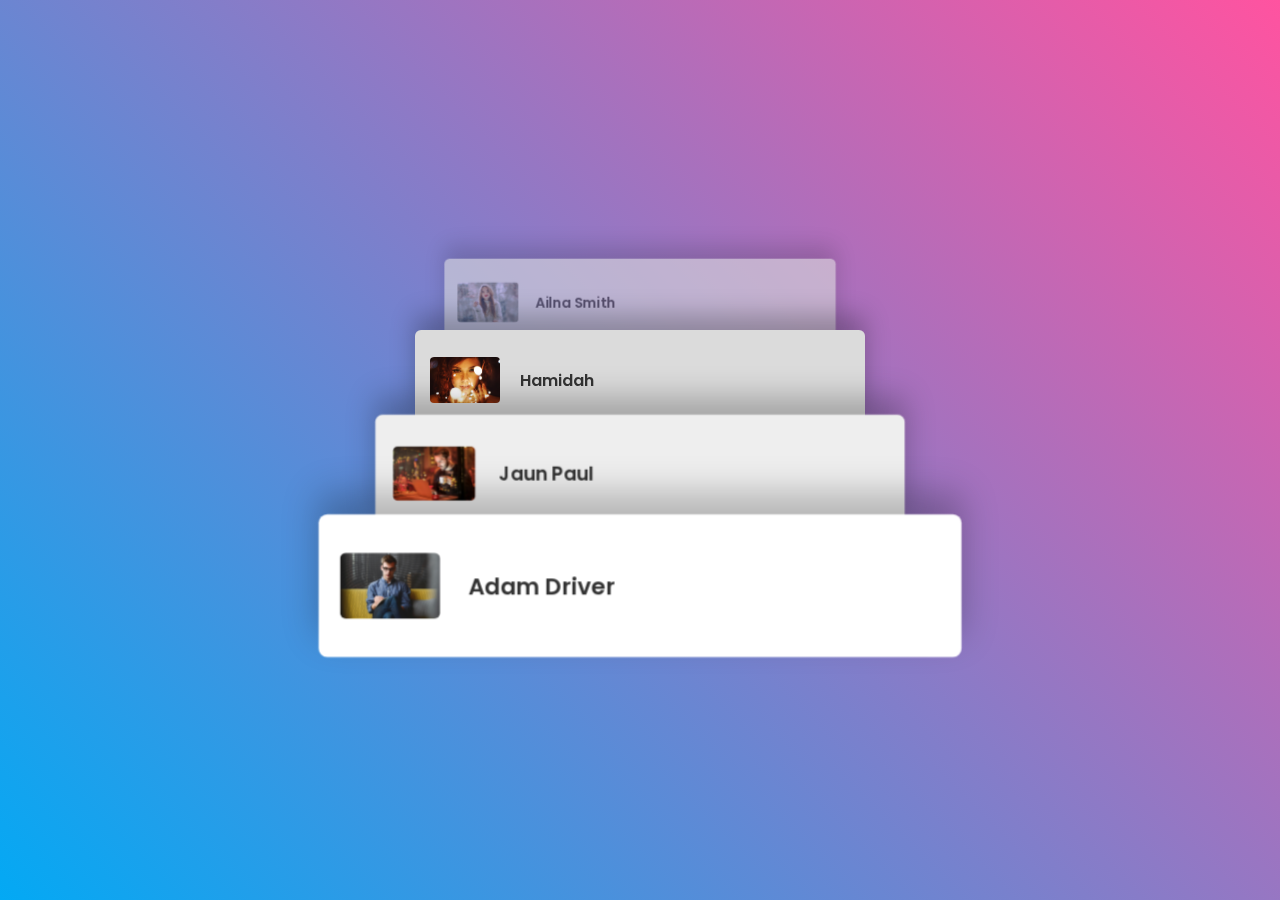
<file: 3D List Hover Effects/index.html>
<!DOCTYPE html>
<html lang="es">
<head>
    <!--==================== METADATOS ====================-->
    <meta charset="UTF-8">
    <meta name="viewport" content="width=device-width, initial-scale=1.0">
    <meta http-equiv="X-UA-Compatible" content="ie=edge">
    <meta name="description" content="List">
    <meta name="keywords" content="HTML-CSS">
    <meta name="author" content="Rocio Cuello">

    <!--==================== CSS ====================-->
    <link rel="stylesheet" href="assets/css/style.css">

    <!--==================== TITULO ====================-->
    <title>List | 3D List Hover Effects</title>

    <!--==================== ICONO DE PESTAÑA ====================-->
    <link rel="icon" sizes="64x64" href="assets/img/favicon.webp"> 
    <link rel="icon" sizes="64x64" href="assets/img/favicon.png"> 
</head>
<body>
    <ul>
        <li style="--i: 1;">
            <img src="assets/img/1.jpg" alt="">
            <div class="content">
                <h4>Ailna Smith</h4>
            </div>
        </li>
        <li style="--i: 2;">
            <img src="assets/img/2.jpg" alt="">
            <div class="content">
                <h4>Hamidah</h4>
            </div>
        </li>
        <li style="--i: 3;">
            <img src="assets/img/3.jpg" alt="">
            <div class="content">
                <h4>Jaun Paul</h4>
            </div>
        </li>
        <li style="--i: 4;">
            <img src="assets/img/4.jpg" alt="">
            <div class="content">
                <h4>Adam Driver</h4>
            </div>
        </li>
    </ul>
</body>
</html>
</file>
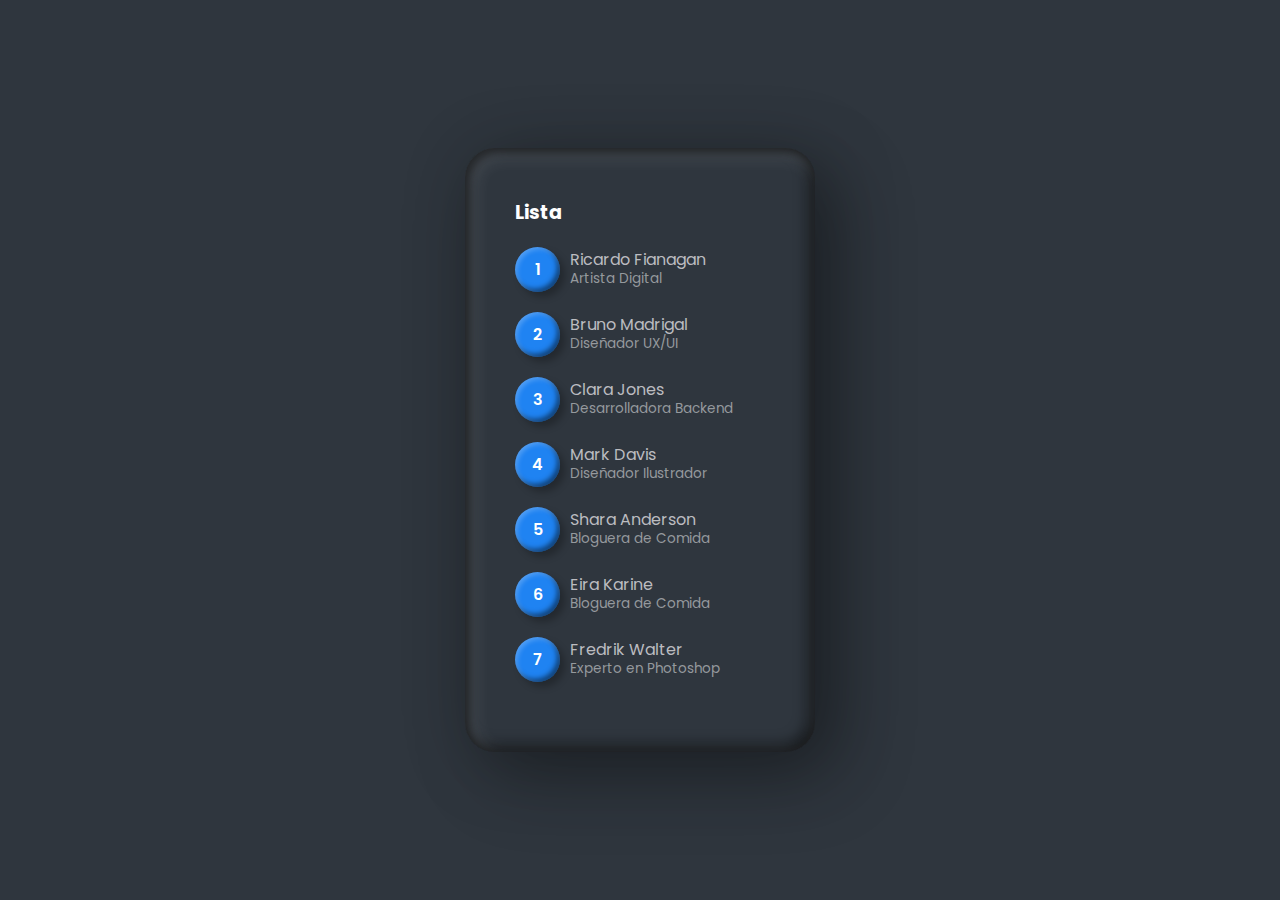
<file: Claymorphism List Hover Effects/index.html>
<!DOCTYPE html>
<html lang="es">
<head>
  <!--==================== METADATOS ====================-->
  <meta charset="UTF-8">
  <meta name="viewport" content="width=device-width, initial-scale=1.0">
  <meta http-equiv="X-UA-Compatible" content="ie=edge">
  <meta name="description" content="List">
  <meta name="keywords" content="HTML-CSS">
  <meta name="author" content="Rocio Cuello">

  <!--==================== CSS ====================-->
  <link rel="stylesheet" href="assets/css/style.css">

  <!--==================== TITULO ====================-->
  <title>List | Claymorphism List Hover Effects</title>

  <!--==================== ICONO DE PESTAÑA ====================-->
  <link rel="icon" sizes="64x64" href="assets/img/favicon.webp"> 
  <link rel="icon" sizes="64x64" href="assets/img/favicon.png"> 
</head>
<body>
  <div class="container">
    <h3>Lista</h3>
    <div class="list">
      <div class="rank"><span>1</span></div>
      <div class="creator">
        <h4>Ricardo Fianagan</h4>
        <p>Artista Digital</p>
      </div>
    </div>
    <div class="list">
      <div class="rank"><span>2</span></div>
      <div class="creator">
        <h4>Bruno Madrigal</h4>
        <p>Diseñador UX/UI</p>
      </div>
    </div>
    <div class="list">
      <div class="rank"><span>3</span></div>
      <div class="creator">
        <h4>Clara Jones</h4>
        <p>Desarrolladora Backend</p>
      </div>
    </div>
    <div class="list">
      <div class="rank"><span>4</span></div>
      <div class="creator">
        <h4>Mark Davis</h4>
        <p>Diseñador Ilustrador</p>
      </div>
    </div>
    <div class="list">
      <div class="rank"><span>5</span></div>
      <div class="creator">
        <h4>Shara Anderson</h4>
        <p>Bloguera de Comida</p>
      </div>
    </div>
    <div class="list">
      <div class="rank"><span>6</span></div>
      <div class="creator">
        <h4>Eira Karine</h4>
        <p>Bloguera de Comida</p>
      </div>
    </div>
    <div class="list">
      <div class="rank"><span>7</span></div>
      <div class="creator">
        <h4>Fredrik Walter</h4>
        <p>Experto en Photoshop</p>
      </div>
    </div>
  </div>
</body>
</html>
</file>
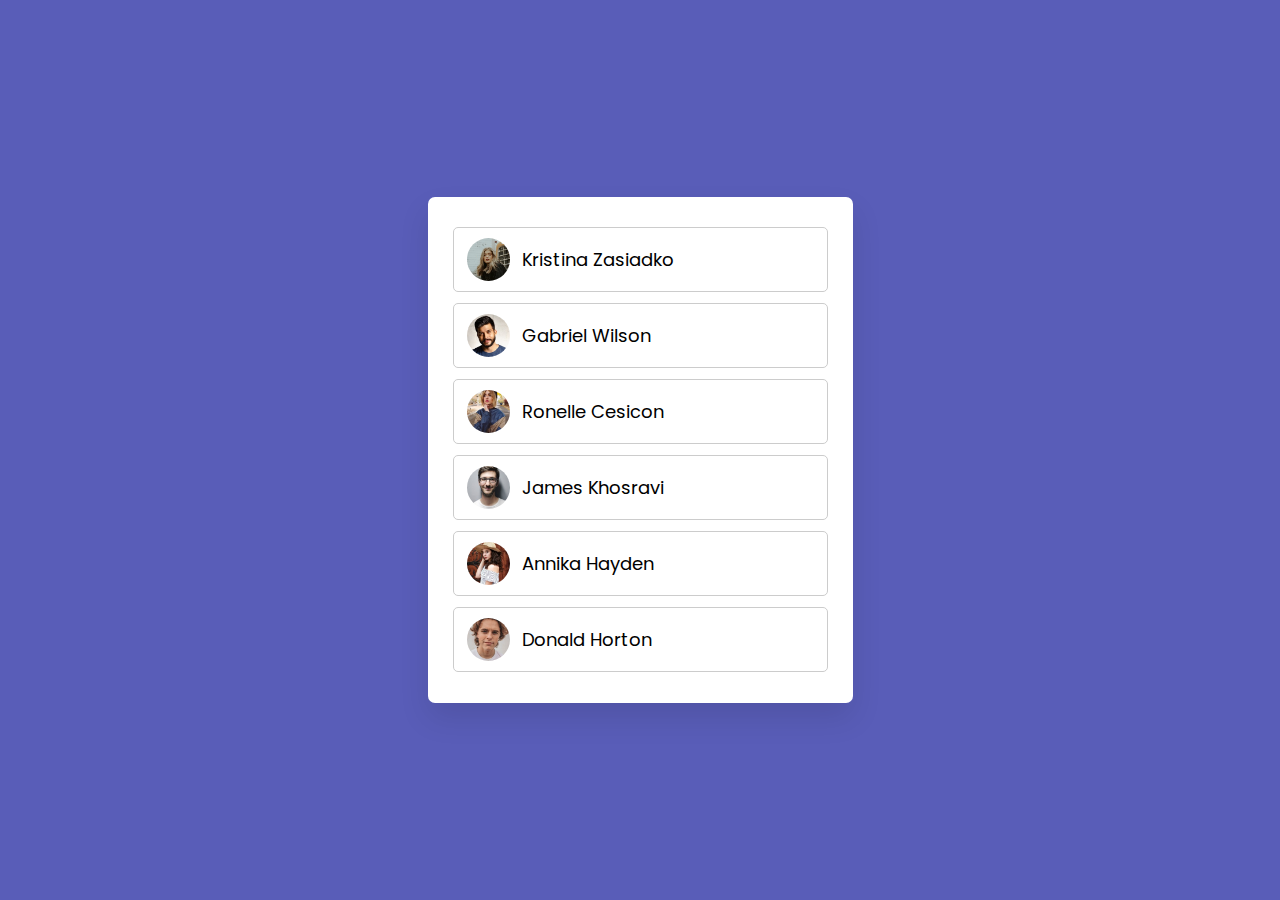
<file: Drag and Drop Sortable List/index.html>
<!DOCTYPE html>
<html lang="es">
<head>
  <!--==================== METADATOS ====================-->
  <meta charset="UTF-8">
  <meta name="viewport" content="width=device-width, initial-scale=1.0">
  <meta http-equiv="X-UA-Compatible" content="ie=edge">
  <meta name="description" content="List">
  <meta name="keywords" content="HTML-CSS-JS">
  <meta name="author" content="Rocio Cuello">

  <!--==================== CSS ====================-->
  <link rel="stylesheet" href="assets/css/style.css">

  <!--==================== TITULO ====================-->
  <title>List | Drag and Drop Sortable List</title>

  <!--==================== ICONO DE PESTAÑA ====================-->
  <link rel="icon" sizes="64x64" href="assets/img/favicon.webp"> 
  <link rel="icon" sizes="64x64" href="assets/img/favicon.png"> 
  
  <!--==================== ICONOS ====================-->
  <link rel="stylesheet" href="https://unicons.iconscout.com/release/v4.0.0/css/line.css">
</head>
<body>
  <ul class="sortable-list">
    <li class="item" draggable="true">
      <div class="details">
        <img src="assets/img/img-1.jpg">
        <span>Kristina Zasiadko</span>
      </div>
      <i class="uil uil-draggabledots"></i>
    </li>
    <li class="item" draggable="true">
      <div class="details">
        <img src="assets/img/img-2.jpg">
        <span>Gabriel Wilson</span>
      </div>
      <i class="uil uil-draggabledots"></i>
    </li>
    <li class="item" draggable="true">
      <div class="details">
        <img src="assets/img/img-3.jpg">
        <span>Ronelle Cesicon</span>
      </div>
      <i class="uil uil-draggabledots"></i>
    </li>
    <li class="item" draggable="true">
      <div class="details">
        <img src="assets/img/img-4.jpg">
        <span>James Khosravi</span>
      </div>
      <i class="uil uil-draggabledots"></i>
    </li>
    <li class="item" draggable="true">
      <div class="details">
        <img src="assets/img/img-5.jpg">
        <span>Annika Hayden</span>
      </div>
      <i class="uil uil-draggabledots"></i>
    </li>
    <li class="item" draggable="true">
      <div class="details">
        <img src="assets/img/img-6.jpg">
        <span>Donald Horton</span>
      </div>
      <i class="uil uil-draggabledots"></i>
    </li>
  </ul> 
  <!--==================== SCRIPT ====================-->
  <script src="assets/js/script.js"></script> 
</body>
</html>
</file>
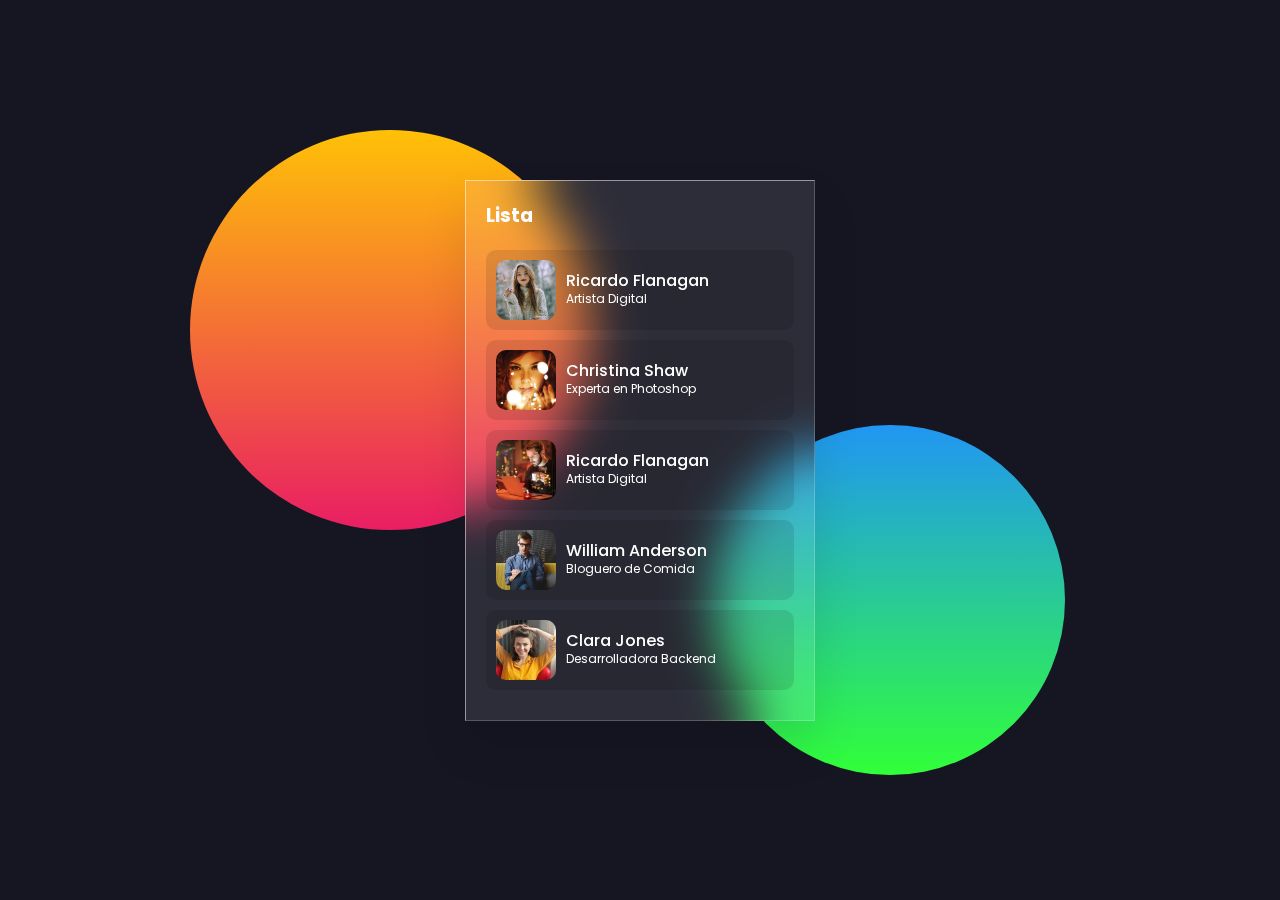
<file: Glassmorphism List Hover Effects/index.html>
<!DOCTYPE html>
<html lang="es">
<head>
  <!--==================== METADATOS ====================-->
  <meta charset="UTF-8">
  <meta name="viewport" content="width=device-width, initial-scale=1.0">
  <meta http-equiv="X-UA-Compatible" content="ie=edge">
  <meta name="description" content="List">
  <meta name="keywords" content="HTML-CSS-JS">
  <meta name="author" content="Rocio Cuello">

  <!--==================== CSS ====================-->
  <link rel="stylesheet" href="assets/css/style.css">

  <!--==================== TITULO ====================-->
  <title>List | Glassmorphism List Hover Effects</title>

  <!--==================== ICONO DE PESTAÑA ====================-->
  <link rel="icon" sizes="64x64" href="assets/img/favicon.webp"> 
  <link rel="icon" sizes="64x64" href="assets/img/favicon.png"> 
</head>
<body>
  <section>
    <div class="box">
      <h3>Lista</h3>
      <div class="list">
        <div class="imgBx">
          <img src="assets/img/1.jpg" alt="">
        </div>
        <div class="content">
          <h2 class="rank"><small>#</small>1</h2>
          <h4>Ricardo Flanagan</h4>
          <p>Artista Digital</p>
        </div>
      </div>
      <div class="list">
        <div class="imgBx">
          <img src="assets/img/2.jpg" alt="">
        </div>
        <div class="content">
          <h2 class="rank"><small>#</small>2</h2>
          <h4>Christina Shaw</h4>
          <p>Experta en Photoshop</p>
        </div>
      </div>
      <div class="list">
        <div class="imgBx">
          <img src="assets/img/3.jpg" alt="">
        </div>
        <div class="content">
          <h2 class="rank"><small>#</small>3</h2>
          <h4>Ricardo Flanagan</h4>
          <p>Artista Digital</p>
        </div>
      </div>
      <div class="list">
        <div class="imgBx">
          <img src="assets/img/4.jpg" alt="">
        </div>
        <div class="content">
          <h2 class="rank"><small>#</small>4</h2>
          <h4>William Anderson</h4>
          <p>Bloguero de Comida</p>
        </div>
      </div>
      <div class="list">
        <div class="imgBx">
          <img src="assets/img/5.jpg" alt="">
        </div>
        <div class="content">
          <h2 class="rank"><small>#</small>5</h2>
          <h4>Clara Jones</h4>
          <p>Desarrolladora Backend</p>
        </div>
      </div>
    </div>
  </section>
</body>
</html>
</file>
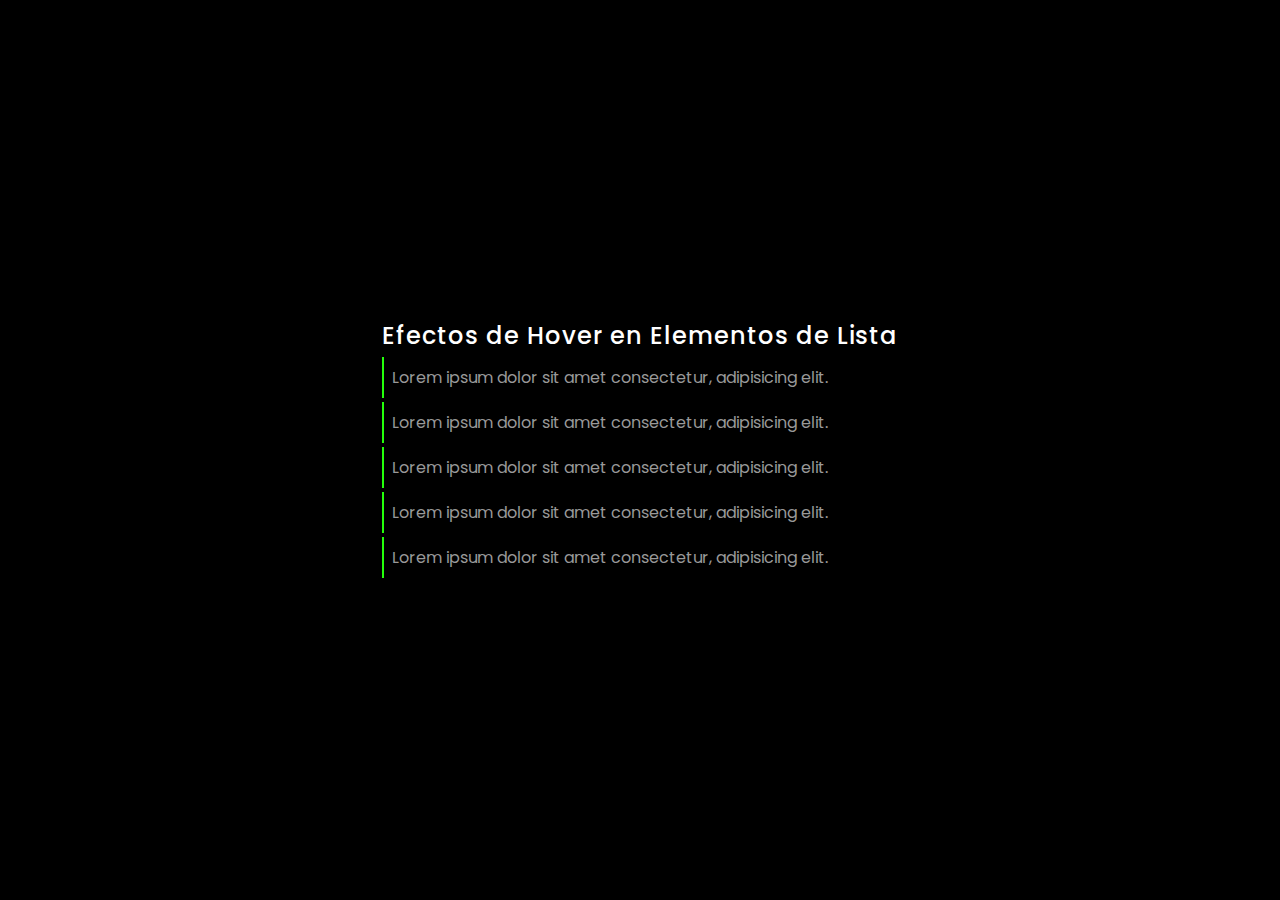
<file: List Item Hover Effects 2/index.html>
<!DOCTYPE html>
<html lang="es">
<head>
  <!--==================== METADATOS ====================-->
  <meta charset="UTF-8">
  <meta name="viewport" content="width=device-width, initial-scale=1.0">
  <meta http-equiv="X-UA-Compatible" content="ie=edge">
  <meta name="description" content="List">
  <meta name="keywords" content="HTML-CSS">
  <meta name="author" content="Rocio Cuello">

  <!--==================== CSS ====================-->
  <link rel="stylesheet" href="assets/css/style.css">

  <!--==================== TITULO ====================-->
  <title>List | List Item Hover Effects</title>

  <!--==================== ICONO DE PESTAÑA ====================-->
  <link rel="icon" sizes="64x64" href="assets/img/favicon.webp"> 
  <link rel="icon" sizes="64x64" href="assets/img/favicon.png"> 
</head>
<body>
  <div class="list">
  <h2>Efectos de Hover en Elementos de Lista</h2>
  <ul>
    <li><span>Lorem ipsum dolor sit amet consectetur, adipisicing elit.</span></li>
    <li><span>Lorem ipsum dolor sit amet consectetur, adipisicing elit.</span></li>
    <li><span>Lorem ipsum dolor sit amet consectetur, adipisicing elit.</span></li>
    <li><span>Lorem ipsum dolor sit amet consectetur, adipisicing elit.</span></li>
    <li><span>Lorem ipsum dolor sit amet consectetur, adipisicing elit.</span></li>
  </ul>
  </div>
</body>
</html>
</file>
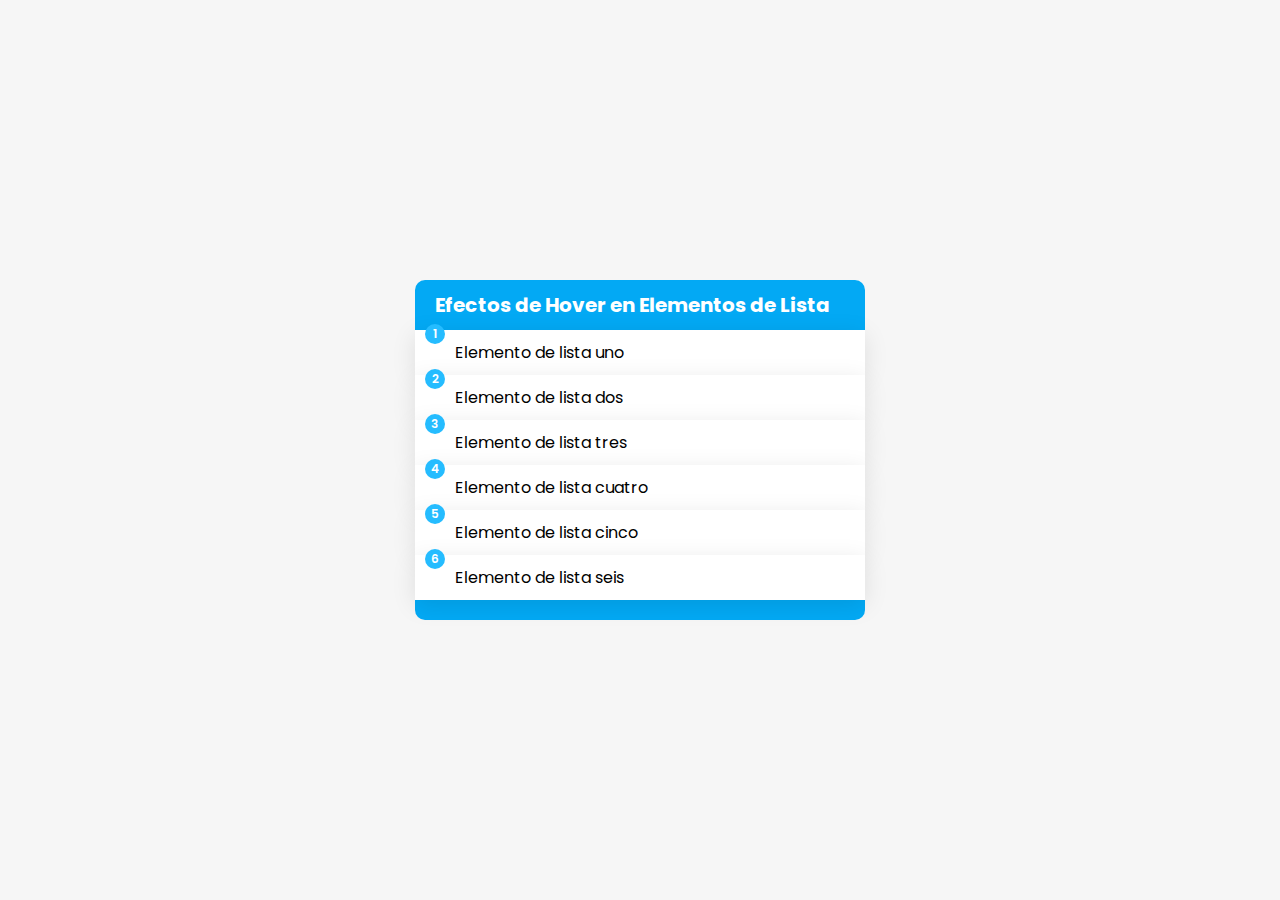
<file: List Item Hover Effects/index.html>
<!DOCTYPE html>
<html lang="es">
<head>
  <!--==================== METADATOS ====================-->
  <meta charset="UTF-8">
  <meta name="viewport" content="width=device-width, initial-scale=1.0">
  <meta http-equiv="X-UA-Compatible" content="ie=edge">
  <meta name="description" content="List">
  <meta name="keywords" content="HTML-CSS">
  <meta name="author" content="Rocio Cuello">

  <!--==================== CSS ====================-->
  <link rel="stylesheet" href="assets/css/style.css">

  <!--==================== TITULO ====================-->
  <title>List | List Item Hover Effects</title>

  <!--==================== ICONO DE PESTAÑA ====================-->
  <link rel="icon" sizes="64x64" href="assets/img/favicon.webp"> 
  <link rel="icon" sizes="64x64" href="assets/img/favicon.png"> 
</head>
<body>
  <div class="box">
    <h2>Efectos de Hover en Elementos de Lista</h2>
    <ul>
      <li><span>1</span>Elemento de lista uno</li>
      <li><span>2</span>Elemento de lista dos</li>
      <li><span>3</span>Elemento de lista tres</li>
      <li><span>4</span>Elemento de lista cuatro</li>
      <li><span>5</span>Elemento de lista cinco</li>
      <li><span>6</span>Elemento de lista seis</li>
    </ul>      
</div>
</body>
</html>
</file>
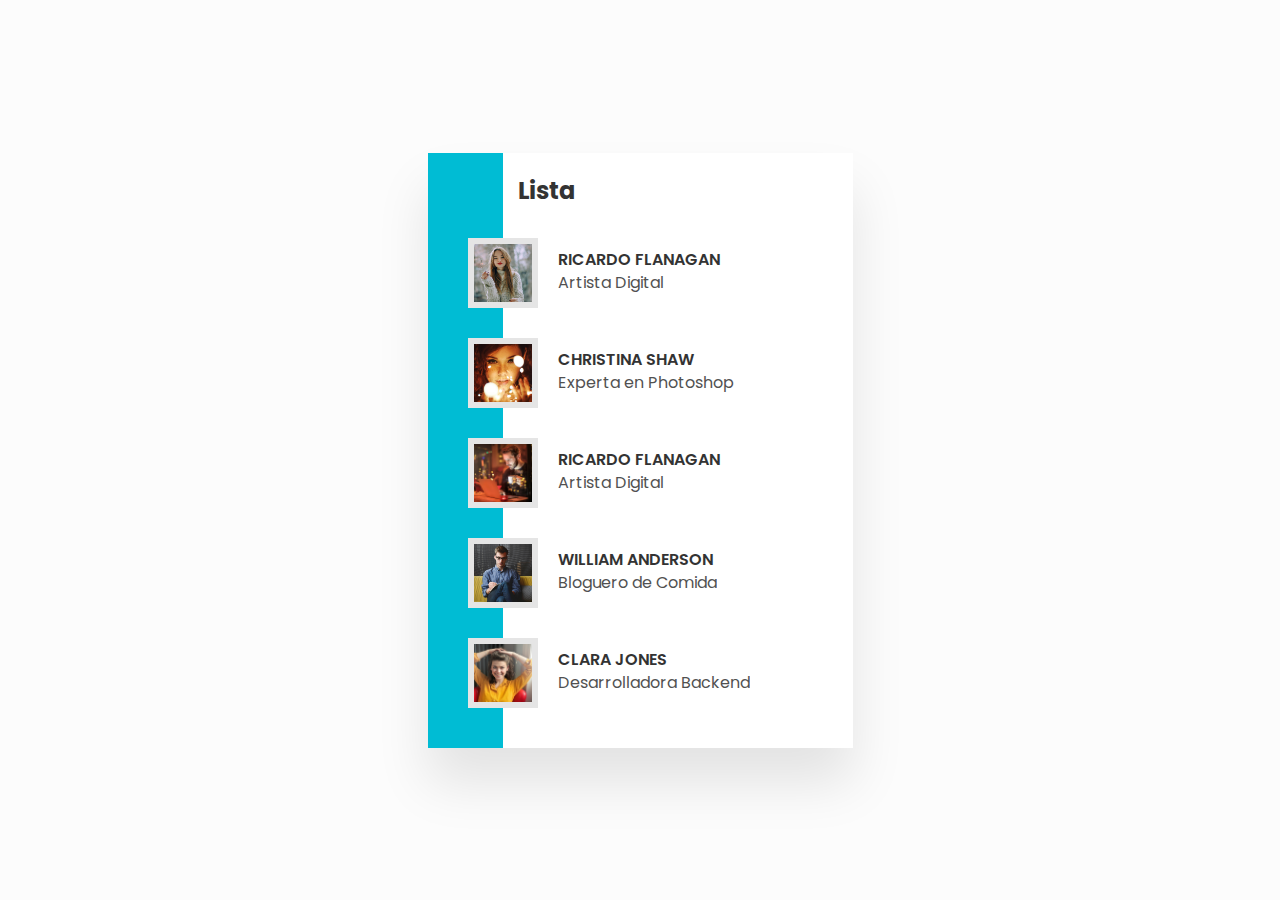
<file: List UI Design with Cool Hover Effect/index.html>
<!DOCTYPE html>
<html lang="es">
<head>
  <!--==================== METADATOS ====================-->
  <meta charset="UTF-8">
  <meta name="viewport" content="width=device-width, initial-scale=1.0">
  <meta http-equiv="X-UA-Compatible" content="ie=edge">
  <meta name="description" content="List">
  <meta name="keywords" content="HTML-CSS-JS">
  <meta name="author" content="Rocio Cuello">

  <!--==================== CSS ====================-->
  <link rel="stylesheet" href="assets/css/style.css">

  <!--==================== TITULO ====================-->
  <title>List | List UI Design with Cool Hover Effect</title>

  <!--==================== ICONO DE PESTAÑA ====================-->
  <link rel="icon" sizes="64x64" href="assets/img/favicon.webp"> 
  <link rel="icon" sizes="64x64" href="assets/img/favicon.png"> 
</head>
<body>
  <div class="box">
    <h3>Lista</h3>
    <div class="list">
      <div class="imgBx">
        <img src="assets/img/1.jpg" alt="">
      </div>
      <div class="content">
        <h2 class="rank"><small>#</small>1</h2>
        <h4>Ricardo Flanagan</h4>
        <p>Artista Digital</p>
      </div>
    </div>
    <div class="list">
      <div class="imgBx">
        <img src="assets/img/2.jpg" alt="">
      </div>
      <div class="content">
        <h2 class="rank"><small>#</small>2</h2>
        <h4>Christina Shaw</h4>
        <p>Experta en Photoshop</p>
      </div>
    </div>
    <div class="list">
      <div class="imgBx">
        <img src="assets/img/3.jpg" alt="">
      </div>
      <div class="content">
        <h2 class="rank"><small>#</small>3</h2>
        <h4>Ricardo Flanagan</h4>
        <p>Artista Digital</p>
      </div>
    </div>
    <div class="list">
      <div class="imgBx">
        <img src="assets/img/4.jpg" alt="">
      </div>
      <div class="content">
        <h2 class="rank"><small>#</small>4</h2>
        <h4>William Anderson</h4>
        <p>Bloguero de Comida</p>
      </div>
    </div>
    <div class="list">
      <div class="imgBx">
        <img src="assets/img/5.jpg" alt="">
      </div>
      <div class="content">
        <h2 class="rank"><small>#</small>5</h2>
        <h4>Clara Jones</h4>
        <p>Desarrolladora Backend</p>
      </div>
    </div>
  </div> 
</body>
</html>
</file>
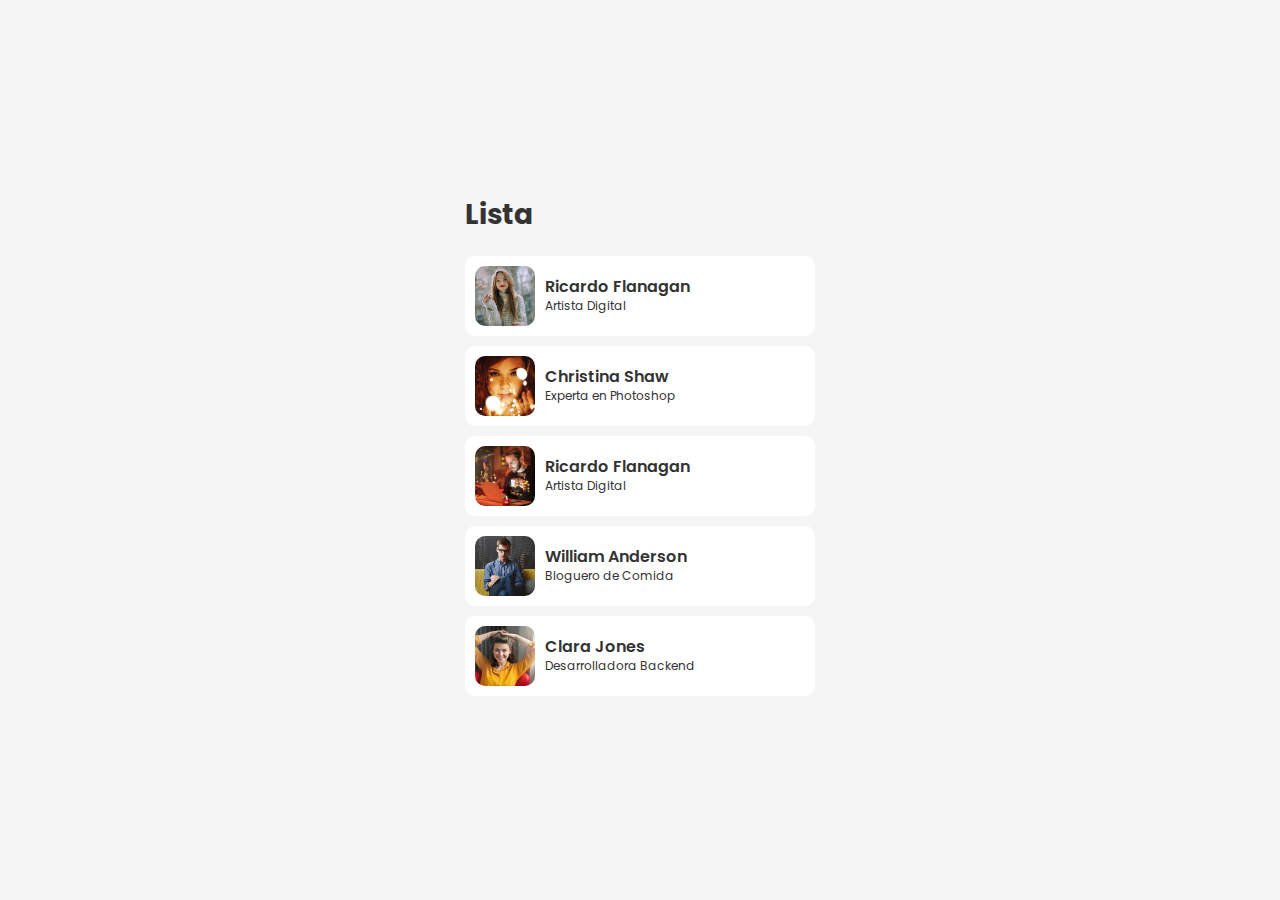
<file: Rank List UI Design with Hover Effect/index.html>
<!DOCTYPE html>
<html lang="es">
<head>
  <!--==================== METADATOS ====================-->
  <meta charset="UTF-8">
  <meta name="viewport" content="width=device-width, initial-scale=1.0">
  <meta http-equiv="X-UA-Compatible" content="ie=edge">
  <meta name="description" content="List">
  <meta name="keywords" content="HTML-CSS">
  <meta name="author" content="Rocio Cuello">

  <!--==================== CSS ====================-->
  <link rel="stylesheet" href="assets/css/style.css">

  <!--==================== TITULO ====================-->
  <title>List | Rank List UI Design with Hover Effect</title>

  <!--==================== ICONO DE PESTAÑA ====================-->
  <link rel="icon" sizes="64x64" href="assets/img/favicon.webp"> 
  <link rel="icon" sizes="64x64" href="assets/img/favicon.png"> 
</head>
<body>    
  <div class="box">
    <h3>Lista</h3>
    <div class="list">
      <div class="imgBx">
        <img src="assets/img/1.jpg" alt="">
      </div>
      <div class="content">
        <h2 class="rank"><small>#</small>1</h2>
        <h4>Ricardo Flanagan</h4>
        <p>Artista Digital</p>
      </div>
    </div>
    <div class="list">
      <div class="imgBx">
        <img src="assets/img/2.jpg" alt="">
      </div>
      <div class="content">
        <h2 class="rank"><small>#</small>2</h2>
        <h4>Christina Shaw</h4>
        <p>Experta en Photoshop</p>
      </div>
    </div>
    <div class="list">
      <div class="imgBx">
        <img src="assets/img/3.jpg" alt="">
      </div>
      <div class="content">
        <h2 class="rank"><small>#</small>3</h2>
        <h4>Ricardo Flanagan</h4>
        <p>Artista Digital</p>
      </div>
    </div>
    <div class="list">
      <div class="imgBx">
        <img src="assets/img/4.jpg" alt="">
      </div>
      <div class="content">
        <h2 class="rank"><small>#</small>4</h2>
        <h4>William Anderson</h4>
        <p>Bloguero de Comida</p>
      </div>
    </div>
    <div class="list">
      <div class="imgBx">
        <img src="assets/img/5.jpg" alt="">
      </div>
      <div class="content">
        <h2 class="rank"><small>#</small>5</h2>
        <h4>Clara Jones</h4>
        <p>Desarrolladora Backend</p>
      </div>
    </div>
  </div>
</body>
</html>
</file>
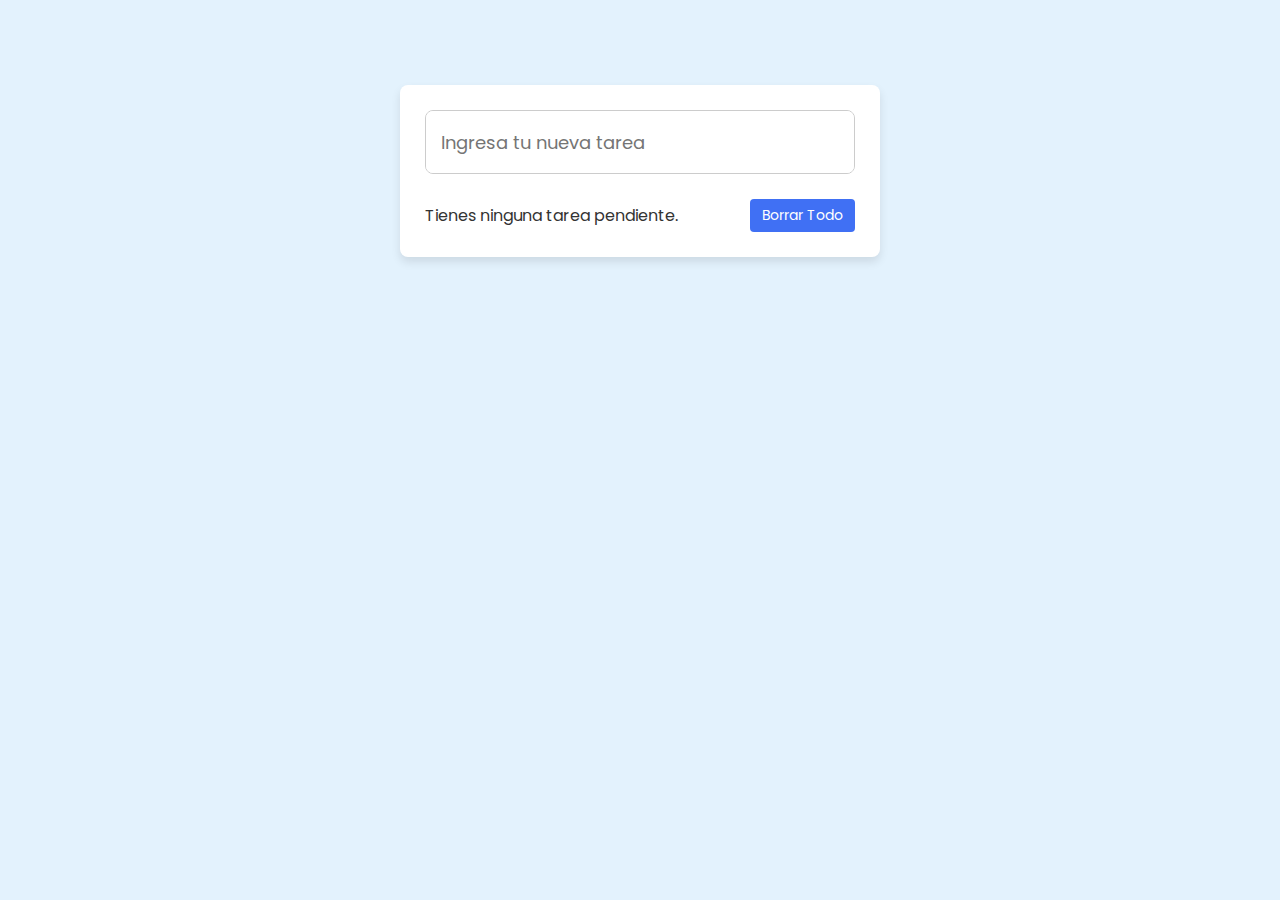
<file: Responsive Todo List App/index.html>
<!DOCTYPE html>
<html lang="es">
<head>
  <!--==================== METADATOS ====================-->
  <meta charset="UTF-8">
  <meta name="viewport" content="width=device-width, initial-scale=1.0">
  <meta http-equiv="X-UA-Compatible" content="ie=edge">
  <meta name="description" content="List">
  <meta name="keywords" content="HTML-CSS-JS">
  <meta name="author" content="Rocio Cuello">

  <!--==================== CSS ====================-->
  <link rel="stylesheet" href="assets/css/style.css">

  <!--==================== TITULO ====================-->
  <title>List | Responsive Todo List App</title>

  <!--==================== ICONO DE PESTAÑA ====================-->
  <link rel="icon" sizes="64x64" href="assets/img/favicon.webp"> 
  <link rel="icon" sizes="64x64" href="assets/img/favicon.png"> 

  <!--==================== ICONOS ====================-->
  <link rel="stylesheet" href="https://unicons.iconscout.com/release/v4.0.0/css/line.css"/>
</head>
<body>
  <div class="container">
    <div class="input-field">
      <textarea placeholder="Ingresa tu nueva tarea"></textarea>
      <i class="uil uil-notes note-icon"></i>
    </div>
    <ul class="todoLists"></ul>
    <div class="pending-tasks">
      <span>
        Tienes <span class="pending-num">ninguna</span> tarea pendiente.
      </span>
      <button class="clear-button">Borrar Todo</button>
    </div>
  </div>
  <!--==================== SCRIPT ====================-->
  <script src="assets/js/script.js"></script>
</body>
</html>
</file>
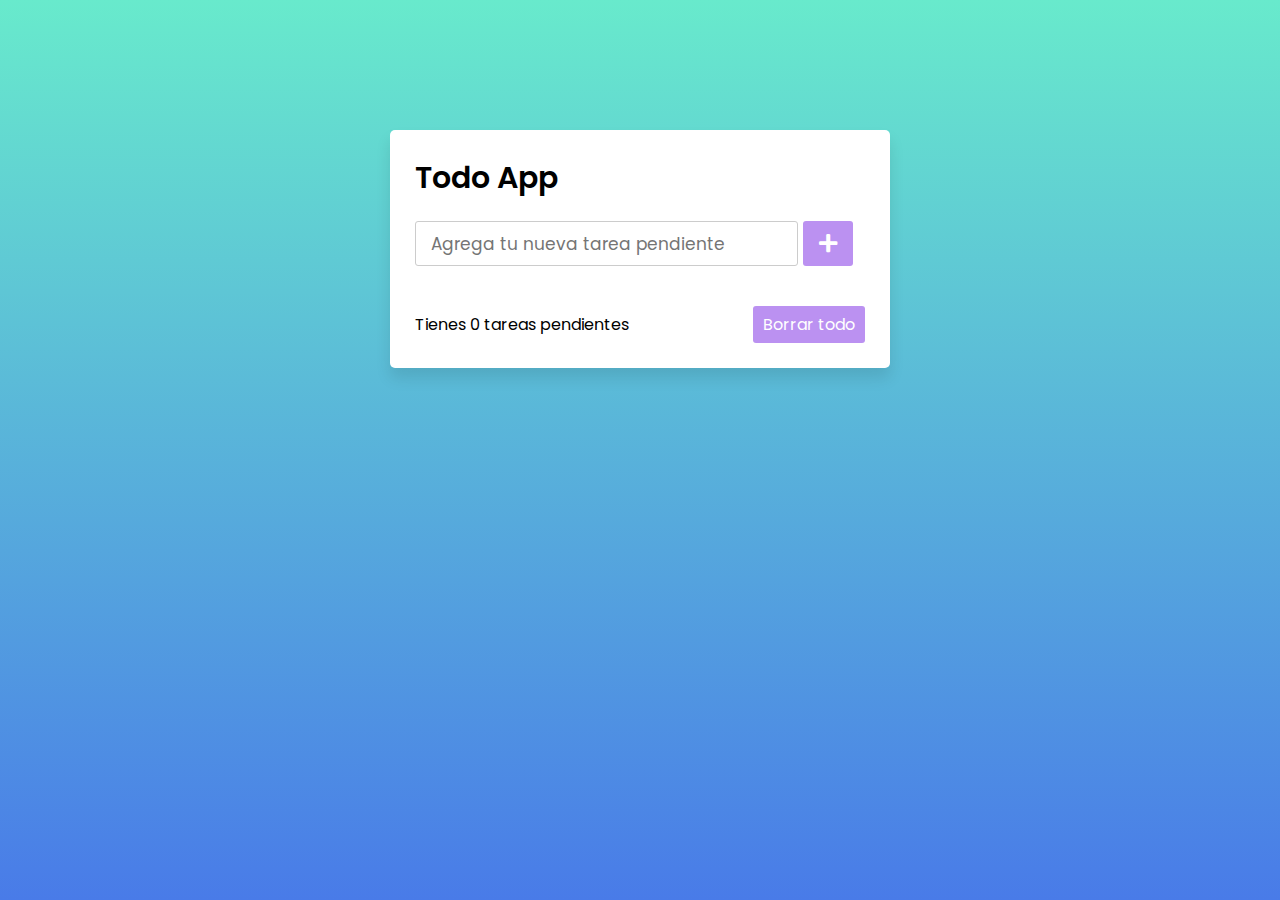
<file: Todo List App 2/index.html>
<!DOCTYPE html>
<html lang="es">
<head>
  <!--==================== METADATOS ====================-->
  <meta charset="UTF-8">
  <meta name="viewport" content="width=device-width, initial-scale=1.0">
  <meta http-equiv="X-UA-Compatible" content="ie=edge">
  <meta name="description" content="List">
  <meta name="keywords" content="HTML-CSS-JS">
  <meta name="author" content="Rocio Cuello">

  <!--==================== CSS ====================-->
  <link rel="stylesheet" href="assets/css/style.css">

  <!--==================== TITULO ====================-->
  <title>List | Todo List</title>

  <!--==================== ICONO DE PESTAÑA ====================-->
  <link rel="icon" sizes="64x64" href="assets/img/favicon.webp">
  <link rel="icon" sizes="64x64" href="assets/img/favicon.png">  

  <!--==================== ICONOS ====================-->
  <link rel="stylesheet" href="https://cdnjs.cloudflare.com/ajax/libs/font-awesome/5.15.3/css/all.min.css"/>
</head>
<body>
  <div class="wrapper">
    <header>Todo App</header>
    <div class="inputField">
      <input type="text" placeholder="Agrega tu nueva tarea pendiente">
      <button><i class="fas fa-plus"></i></button>
    </div>
    <ul class="todoList">
    </ul>
    <div class="footer">
      <span>Tienes  <span class="pendingTasks"></span> tareas pendientes</span>
      <button>Borrar todo</button>
    </div>
  </div>
  <!--==================== SCRIPT ====================-->
  <script src="assets/js/script.js"></script>
</body>
</html>
</file>
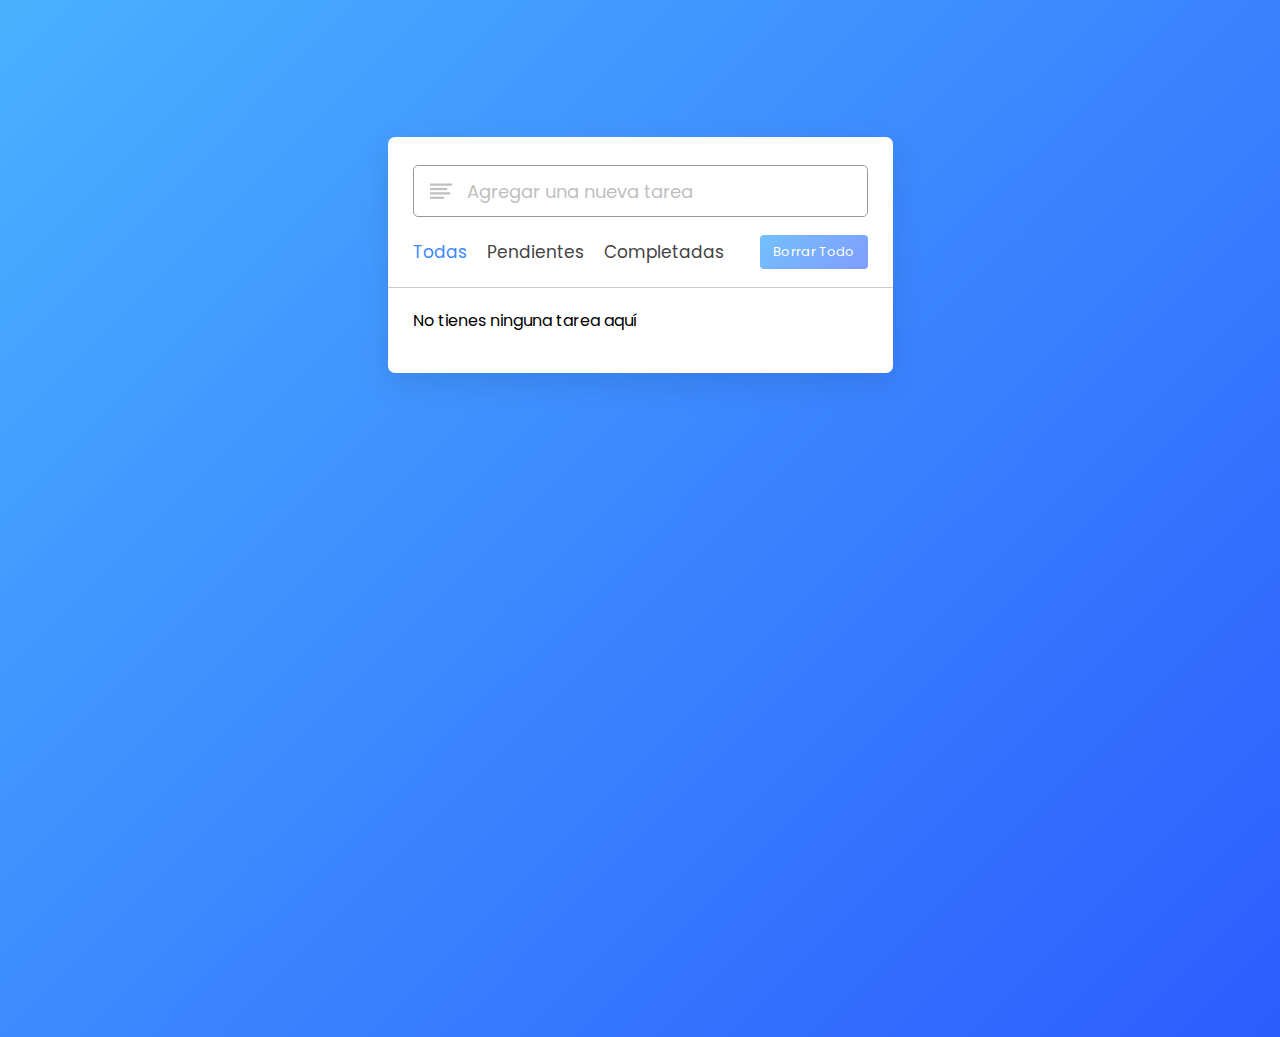
<file: Todo List App/index.html>
<!DOCTYPE html>
<html lang="es">
<head>
  <!--==================== METADATOS ====================-->
  <meta charset="UTF-8">
  <meta name="viewport" content="width=device-width, initial-scale=1.0">
  <meta http-equiv="X-UA-Compatible" content="ie=edge">
  <meta name="description" content="List">
  <meta name="keywords" content="HTML-CSS-JS">
  <meta name="author" content="Rocio Cuello">

  <!--==================== CSS ====================-->
  <link rel="stylesheet" href="assets/css/style.css">

  <!--==================== TITULO ====================-->
  <title>List | Todo List App</title>

  <!--==================== ICONO DE PESTAÑA ====================-->
  <link rel="icon" sizes="64x64" href="assets/img/favicon.webp"> 
  <link rel="icon" sizes="64x64" href="assets/img/favicon.png"> 

  <!--==================== ICONOS ====================-->
  <link rel="stylesheet" href="https://unicons.iconscout.com/release/v4.0.0/css/line.css">
</head>
<body>
  <div class="wrapper">
    <div class="task-input">
      <img src="assets/img/bars-icon.svg" alt="icono">
      <input type="text" placeholder="Agregar una nueva tarea">
    </div>
    <div class="controls">
      <div class="filters">
        <span class="active" id="all">Todas</span>
        <span id="pending">Pendientes</span>
        <span id="completed">Completadas</span>
      </div>
      <button class="clear-btn">Borrar Todo</button>
    </div>
    <ul class="task-box"></ul>
  </div>
  <!--==================== SCRIPT ====================-->
  <script src="assets/js/script.js"></script>
</body>
</html>
</file>
<file: 3D List Hover Effects/assets/css/style.css>
@import url('https://fonts.googleapis.com/css2?family=Poppins:ital,wght@0,100;0,200;0,300;0,400;0,500;0,600;0,700;0,800;0,900;1,100;1,200;1,300;1,400;1,500;1,600;1,700;1,800;1,900&display=swap');
* {
    margin: 0;
    padding: 0;
    box-sizing: border-box;
    font-family: "Poppins", sans-serif;
}
body {
    display: flex;
    justify-content: center;
    align-items: center;
    min-height: 100vh;
    background: linear-gradient(45deg, #03a9f4, #ff53a0);
}
ul {
    position: relative;
    transform-style: preserve-3d;
    perspective: 500px;
    display: flex;
    flex-direction: column;
    grid-area: 0;
    transition: 0.5s;
}
ul li {
    position: relative;
    list-style: none;
    width: 450px;
    height: 100px;
    padding: 15px;
    background: #dbdbdb;
    gap: 20PX;
    display: flex;
    justify-content: flex-start;
    align-items: center;
    border-radius: 6px;
    box-shadow: 0 -15px 25px rgba(0,0,0,0.25);
    transition: 0.5s;
    transition-delay: calc(var(--i) * 0.05s);
    margin-bottom: 20px; 
}
ul li img {
    max-width: 70px;
    border-radius: 4px;
}
ul li .content {
    width: 100%;
    cursor: pointer;
}
ul li .content h4 {
    font-weight: 600;
    color: #333;
}
ul li:nth-child(1) {
    transform: translateZ(-75px) translateY(20px);
    opacity: 0.6;
}
ul li:nth-child(3) {
    transform: translateZ(75px) translateY(-30px);
    background: #eee;
}
ul li:nth-child(4) {
    transform: translateZ(150px) translateY(-75px);
    background: #fff;
}
ul:hover li {
    opacity: 1;
    background: #fff;
    transform: translateZ(0px) translateY(0px);
    margin-bottom: 30px; 
}
</file>
<file: Claymorphism List Hover Effects/assets/css/style.css>
@import url('https://fonts.googleapis.com/css2?family=Poppins:ital,wght@0,100;0,200;0,300;0,400;0,500;0,600;0,700;0,800;0,900;1,100;1,200;1,300;1,400;1,500;1,600;1,700;1,800;1,900&display=swap');
* {
    margin: 0;
    padding: 0;
    box-sizing: border-box;
    font-family: "Poppins", sans-serif;
}
body{
    display: flex;
    justify-content: center;
    align-items: center;
    min-height: 100vh;
    background: #2f363e;
}
.container{
    position: relative;
    width: 350px;
    min-height: 500px;
    background: #2f363e;
    border-radius: 30px;
    padding: 50px;
    box-shadow: 25px 25px 75px rgba(0,0,0,0.25),
    10px 10px 70px rgba(0,0,0,0.25),
    inset 5px 5px 10px rgba(0,0,0,0.5),
    inset 5px 5px 20px rgba(255,255,255,0.2),
    inset -5px -5px 15px rgba(0,0,0,0.75);
}
.container h3{
    color: #fff;
    font-weight: 700;
    font-size: 1.2em;
}
.container .list{
    position: relative;
    display: flex;
    align-items: center;
    margin: 20px 0;
    cursor: pointer;
}

.container .list::before {
    content: '';
    position: absolute;
    top: 0;
    left: 0;
    width: 45px;
    height: 45px;
    background: #1f83f2;
    border-radius: 22.5px;
    box-shadow: 5px 5px 7px rgba(0,0,0,0.25),
    inset 2px 2px 5px rgba(255,255,255,0.25),
    inset -3px -3px 5px rgba(0,0,0,0.5);
    transition: 0.5s;
}
.container .list:hover::before{
    width: 100%;
}
.container .list .rank{
    position: relative;
    min-width: 45px;
    height: 45px;
    display: flex;
    justify-content: center;
    align-items: center;
    border-radius: 50%;
    margin-right: 10px;
}

.container .list .rank::before{
content: '';
position: absolute;
width: 30px;
height: 30px;
background: #2f363e;
border-radius: 30px;
transform: scale(0);
transition: 0.5s;
}

.container .list:hover .rank::before{
    transform: scale(1);
}

.container .list .rank span{
    position: relative;
    font-weight: 600;
    font-size: 1em;
    color:#fff;
    transition: 0.5s;
}

.container .list .creator{
    position: relative;
    line-height: 1.15em;
}
.container .list .creator h4{
    font-weight: 400;
    color: #bcbcc0;
    transition: 0.5s;
}
.container .list .creator p{
    font-weight: 400;
    color: #95999d;
    font-size: 0.85em;
    transition: 0.5s;
}
.container .list:hover .creator h4,
.container .list:hover .creator p{
    color: #fff;
}
</file>
<file: Drag and Drop Sortable List/assets/css/style.css>
@import url('https://fonts.googleapis.com/css2?family=Poppins:wght@400;500;600&display=swap');
* {
  margin: 0;
  padding: 0;
  box-sizing: border-box;
  font-family: 'Poppins', sans-serif;
}
body {
  display: flex;
  align-items: center;
  justify-content: center;
  min-height: 100vh;
  background: #595DB8;
}
.sortable-list {
  width: 425px;
  padding: 25px;
  background: #fff;
  border-radius: 7px;
  padding: 30px 25px 20px;
  box-shadow: 0 15px 30px rgba(0, 0, 0, 0.1);
}
.sortable-list .item {
  list-style: none;
  display: flex;
  cursor: move;
  background: #fff;
  align-items: center;
  border-radius: 5px;
  padding: 10px 13px;
  margin-bottom: 11px;
  border: 1px solid #ccc;
  justify-content: space-between;
}
.item .details {
  display: flex;
  align-items: center;
}
.item .details img {
  height: 43px;
  width: 43px;
  pointer-events: none;
  margin-right: 12px;
  object-fit: cover;
  border-radius: 50%;
}
.item .details span {
  font-size: 1.13rem;
}
.item i {
  color: #474747;
  font-size: 1.13rem;
}
.item.dragging {
  opacity: 0.6;
}
.item.dragging :where(.details, i) {
  opacity: 0;
}
</file>
<file: Glassmorphism List Hover Effects/assets/css/style.css>
@import url('https://fonts.googleapis.com/css2?family=Poppins:ital,wght@0,100;0,200;0,300;0,400;0,500;0,600;0,700;0,800;0,900;1,100;1,200;1,300;1,400;1,500;1,600;1,700;1,800;1,900&display=swap');
* {
    margin: 0;
    padding: 0;
    box-sizing: border-box;
    font-family: "Poppins", sans-serif;
}
section{
    position: relative;
    background: #161623;
    min-height: 100vh;
    overflow: hidden;
    display: flex;
    justify-content: center;
    align-items: center;
}
section::before{
    content: '';
    position: absolute;
    width: 400px;
    height: 400px;
    background: linear-gradient(#ffc107,#e91e63);
    border-radius: 50%;
    transform: translate(-250px ,-120px);
}
section::after{
    content: '';
    position: absolute;
    width: 350px;
    height: 350px;
    background: linear-gradient(#2196f3,#31ff38);
    border-radius: 50%;
    transform: translate(250px ,150px);
}
.box{
    position: relative;
    min-width: 350px;
    min-height: 400px;
    background: rgba(255,255,255,0.1);
    box-shadow: 0 25px 45px rgba(0,0,0,0.1);
    border: 1px solid rgba(255,255,255,0.5);
    border-right: 1px solid rgba(255,255,255,0.2);
    border-bottom: 1px solid rgba(255,255,255,0.2);
    z-index: 10;
    padding: 20px;
    backdrop-filter: blur(25px);
}
.box h3{
    color: #fff;
    margin-bottom: 20px;
}
.box .list{
    position: relative;
    display: flex;
    padding: 10px;
    background: rgba(0,0,0,0.1);
    border-radius: 10px;
    margin: 10px 0;
    cursor: pointer;
    transition: 0.5s;
    overflow: hidden;
}
.box .list:hover{
    background: #fff;
    box-shadow: -15px 30px 50px rgba(0,0,0,0.5);
    transform: scale(1.15) translateX(30px) translateY(-15px);
    z-index: 1000;
}
.box .list .imgBx {
    position: relative;
    width: 60px;
    height: 60px;
    border-radius: 10px;
    overflow: hidden;
    margin-right: 10px;
}
.box .list .imgBx img{
position: absolute;
top: 0;
left: 0;
width: 100%;
height: 100%;
object-fit: cover;
}
.box .list .content{
    display: flex;
    flex-direction: column;
    justify-content: center;
    color: #fff;
}

.box .list .content .rank{
    position: absolute;
    right: -50px;
    color: #03a9f4;
    transition: 0.5s;
    font-size: 2em;
}
.box .list .content .rank small{
    font-size: 500;
    opacity: 0.25;
}
.box .list:hover .content .rank {
    right: 20px;
}
.box .list .content h4{
line-height: 1.2em;
font-weight: 500;
transition: 0.5s;
}
.box .list .content p{
    font-size: 0.75em;
    transition: 0.5s;
}
.box .list:hover .content h4,
.box .list:hover .content p{
color: #333;
}
</file>
<file: List Item Hover Effects 2/assets/css/style.css>
@import url('https://fonts.googleapis.com/css2?family=Poppins:wght@100;200;300;400;500;600;700;800;900&display=swap');

* {
    margin: 0;
    padding: 0;
    box-sizing: border-box;
    font-family: "Poppins", sans-serif;
}

body {
    display: flex;
    justify-content: center;
    align-items: center;
    min-height: 100vh;
    background: #000;
}
.list{
    position: relative;
}
.list h2{
    position: relative;
    color: #fff;
    font-weight: 500;
    letter-spacing: 1px;
}
.list ul{
    position: relative;
}
.list ul li{
    position: relative;
    left: 0;
    color: #999;
    list-style: none;
    margin: 4px 0;
    border-left:  2px solid #24ff0b;
    transition: 0.5s;
    cursor: pointer;
}
.list ul li::before{
    content: '';
    position: absolute;
    width: 100%;
    height: 100%;
    background: #24ff0b;
    transform: scaleX(0);
    transform-origin: left;
    transition: 0.5s;
}
.list ul li:hover::before{
    transform: scaleX(1);
}
.list ul li:hover{
    left: 10px;
}
.list ul li span{
    position: relative;
    padding: 8px;
    display: inline-block;
    z-index: 1;
    transition: 0.5s;
}
.list ul li:hover span{
    color: #111;
}
</file>
<file: List Item Hover Effects/assets/css/style.css>
@import url('https://fonts.googleapis.com/css2?family=Poppins:wght@100;200;300;400;500;600;700;800;900&display=swap');

* {
    margin: 0;
    padding: 0;
    box-sizing: border-box;
    font-family: "Poppins", sans-serif;
}

body {
    display: flex;
    justify-content: center;
    align-items: center;
    min-height: 100vh;
    background: #f6f6f6;
}

.box {
    width: 450px;
    border-bottom: 20px solid #03a9f4;
    border-bottom-right-radius: 10px;
    border-bottom-left-radius: 10px;
}

.box h2 {
    color: #fff;
    background: #03a9f4;
    padding: 10px 20px;
    font-size: 20px;
    font-weight: 700;
    border-top-right-radius: 10px;
    border-top-left-radius: 10px;
}

.box ul {
    position: relative;
    background: #fff;
}

.box ul li {
    list-style: none;
    padding: 10px;
    width: 100%;
    background: #fff;
    box-shadow: 0 5px 25px rgba(0, 0, 0, 0.1);
    transition: transform 0.5s;
}

.box ul li:hover {
    transform: scale(1.1);
    z-index: 100;
    background: #25bcff;
    box-shadow: 0 5px 25px rgba(0, 0, 0, 0.2);
    opacity: 1;
    color: #fff;
}

.box ul:hover li {
    opacity: 0.2;
}

.box ul li:hover {
    opacity: 1;
}

.box ul li span {
    width: 20px;
    height: 20px;
    text-align: center;
    line-height: 20px;
    background: #25bcff;
    color: #fff;
    display: inline-block;
    border-radius: 50%;
    margin-right: 10px;
    font-size: 12px;
    font-weight: 600;
    transform: translateY(-20px);
}

.box ul li:hover span {
    background: #fff;
    color: #25bcff;
}
</file>
<file: List UI Design with Cool Hover Effect/assets/css/style.css>
@import url('https://fonts.googleapis.com/css2?family=Poppins:ital,wght@0,100;0,200;0,300;0,400;0,500;0,600;0,700;0,800;0,900;1,100;1,200;1,300;1,400;1,500;1,600;1,700;1,800;1,900&display=swap');
* {
    margin: 0;
    padding: 0;
    box-sizing: border-box;
    font-family: "Poppins", sans-serif;
}
body{
    display: flex;
    justify-content: center;
    align-items: center;
    min-height: 100vh;
    background: #fcfcfc;
}

.box{
    position: relative;
    min-width: 425px;
    min-height: 400px;
    background: #00bcd4;
    padding: 20px;
    box-shadow: 0 35px 50px rgba(0,0,0,0.1);
}

.box::before{
    content: '';
    position: absolute;
    top: 0;
    right: 0; 
    width: calc(100% - 75px);
    height: 100%;
    background: #fff;
}

.box h3{
    position: relative;
    color: #333;
    font-size: 1.5em;
    margin-bottom: 20px;
    padding-left: 70px;
}
.box .list{
    position: relative;
    display: flex;
    align-items: center;
    padding: 10px;
    margin: 10px 0;
    cursor: pointer;
}

.box .list::before{
    content: '';
    position: absolute;
    width: 100%;
    height: 100%;
    background: #00bcd4;
    transition: transform 0.5s;
    transform: scaleX(0);
    transform-origin: right;
}

.box .list:hover::before{
    transition: transform 0.5s;
    transform: scaleX(1);
    transform-origin: left;
}
.box .list .imgBx{
    position: relative;
    min-width: 70px;
    height: 70px;
    background: #fff;
    overflow: hidden;
    border: 6px solid rgba(0,0,0,0.1);
    margin-right: 20px;
    margin-left: 10px;
}

.box .list .imgBx img{
    position: absolute;
    top: 0;
    left: 0;
    width: 100%;
    height: 100%;
    object-fit: cover;
}
.box .list .content{
    position: relative;
    display: flex;
    flex-direction: column;
    justify-content: center;
    width: 100%;
    color: #333;
}

.box .list .content .rank{
    position: absolute;
    right: 0;
    font-size: 2em;
    color: #fff;
    transform: scale(0);
    transition: 0.5s;
}

.box .list .content .rank small{
    font-weight: 500;
    opacity: 0.25;
}

.box .list:hover .content .rank{
    transform: scale(1);
}
.box .list .content h4{
    font-weight: 600;
    line-height: 1.2em;
    text-transform: uppercase;
    transition: 0.5s;
}
 
.box .list .content p{
    opacity: 0.85;
    transition: 0.5s;
}

.box .list:hover .content h4,
.box .list:hover .content p{
    color: #fff;
}
</file>
<file: Rank List UI Design with Hover Effect/assets/css/style.css>
@import url('https://fonts.googleapis.com/css2?family=Poppins:ital,wght@0,100;0,200;0,300;0,400;0,500;0,600;0,700;0,800;0,900;1,100;1,200;1,300;1,400;1,500;1,600;1,700;1,800;1,900&display=swap');
* {
    margin: 0;
    padding: 0;
    box-sizing: border-box;
    font-family: "Poppins", sans-serif;
}
body{
    display: flex;
    justify-content: center;
    align-items: center;
    min-height: 100vh;
    background: #f5f5f5;
}

h3{
    font-size: 1.75em;
    color: #333;
    margin-bottom: 20px;
}
.box{
    position: relative;
    min-width: 350px;
}
.box .list{
    position: relative;
    display: flex;
    padding: 10px;
    border-radius: 10px;
    margin: 10px 0;
    cursor: pointer;
    transition: 0.5s;
    overflow: hidden;
    background: #fff;
}
.box:hover .list {
    filter: blur(5px);
    opacity: 0.25;
}
.box .list:hover{
    box-shadow: -10px 20px 35px rgba(0,0,0,0.15);
    transform: scale(1.15);
    filter: blur(0px);
    opacity: 1;
}
.box .list .imgBx{
    position: relative;
    width: 60px;
    height: 60px;
    border-radius: 10px;
    overflow: hidden;
    margin-right: 10px;
}
.box .list .imgBx img{
    position: absolute;
    top: 0;
    left: 0;
    width: 100%;
    height: 100%;
    object-fit: cover;
}

.box .list .content{
    display: flex;
    flex-direction: column;
    justify-content: center;
    color: #333;
}
.box .list .content .rank{
    position: absolute;
    right: -50px;
    color: #03a9f4;
    transition: 0.5s;
    font-size: 2em;
}
.box .list .content .rank small{
    font-weight: 500;
    opacity: 0.25;
}
.box .list:hover .content .rank{
    right: 20px;
}
.box .list .content h4{
    line-height: 1.2em;
    font-weight: 600;
}
.box .list .content p{
    font-size: 0.75em;
}
</file>
<file: Responsive Todo List App/assets/css/style.css>
@import url("https://fonts.googleapis.com/css2?family=Poppins:wght@300;400;500;600&display=swap");

* {
  margin: 0;
  padding: 0;
  box-sizing: border-box;
  font-family: "Poppins", sans-serif;
}
body {
  background-color: #e3f2fd;
}


::-webkit-scrollbar {
  width: 6px;
}

::-webkit-scrollbar-track {
  background: #f2f2f2;
}

::-webkit-scrollbar-thumb {
  border-radius: 8px;
  background: #ccc;
}

::-webkit-scrollbar-thumb:hover {
  background: #aaa;
}

.container {
  position: relative;
  max-width: 480px;
  width: 100%;
  border-radius: 8px;
  padding: 25px;
  margin: 85px auto 0;
  background-color: #fff;
  box-shadow: 0 5px 10px rgba(0, 0, 0, 0.1);
}
.container .input-field {
  position: relative;
  height: 64px;
  width: 100%;
}
.input-field textarea {
  height: 100%;
  width: 100%;
  outline: none;
  font-size: 18px;
  font-weight: 400;
  border-radius: 8px;
  padding: 18px 45px 18px 15px;
  border: 1px solid #ccc;
  resize: none;
}
.input-field textarea:focus {
  border-color: #4070f4;
}
textarea::-webkit-scrollbar {
  display: none;
}
.input-field .note-icon {
  position: absolute;
  top: 50%;
  right: 15px;
  transform: translateY(-50%);
  pointer-events: none;
  font-size: 24px;
  color: #707070;
}
.input-field textarea:focus ~ .note-icon {
  color: #4070f4;
}
.container .todoLists {
  max-height: 380px;
  overflow-y: auto;
  padding-right: 10px;
}
.todoLists .list {
  display: flex;
  align-items: center;
  list-style: none;
  background-color: #f2f2f2;
  padding: 20px 15px;
  border-radius: 8px;
  margin-top: 10px;
  position: relative;
  cursor: pointer;
}
.todoLists .list input {
  height: 16px;
  min-width: 16px;
  accent-color: #4070f4;
  pointer-events: none;
}
.todoLists .list .task {
  margin: 0 30px 0 15px;
  word-break: break-all;
}
.list input:checked ~ .task {
  text-decoration: line-through;
}
.todoLists .list i {
  position: absolute;
  top: 50%;
  right: 15px;
  transform: translateY(-50%);
  font-size: 20px;
  color: #707070;
  padding: 5px;
  opacity: 0.6;
  display: none;
}
.todoLists .list:hover i {
  display: inline-flex;
}
.todoLists .list i:hover {
  opacity: 1;
}
.container .pending-tasks {
  display: flex;
  align-items: center;
  justify-content: space-between;
  margin-top: 25px;
}
.pending-tasks span {
  color: #333;
}
.pending-tasks .clear-button {
  padding: 6px 12px;
  outline: none;
  border: none;
  background: #4070f4;
  color: #fff;
  font-size: 14px;
  border-radius: 4px;
  cursor: pointer;
  pointer-events: none;
  white-space: nowrap;
}
.clear-button:hover {
  background-color: #0e4bf1;
}
@media screen and (max-width: 350px) {
  .container {
    padding: 25px 10px;
  }
}
</file>
<file: Todo List App 2/assets/css/style.css>
@import url('https://fonts.googleapis.com/css2?family=Poppins:wght@200;300;400;500;600;700&display=swap');
*{
  margin: 0;
  padding: 0;
  box-sizing: border-box;
  font-family: 'Poppins', sans-serif;
}
::selection{
  color: #ffff;
  background: rgb(142, 73, 232);
}
body{
  width: 100%;
  height: 100vh;
  padding: 10px;
  background: linear-gradient(to bottom, #68EACC 0%, #497BE8 100%);
}
.wrapper{
  background: #fff;
  max-width: 500px;
  width: 100%;
  margin: 120px auto;
  padding: 25px;
  border-radius: 5px;
  box-shadow: 0px 10px 15px rgba(0,0,0,0.1);
}
.wrapper header{
  font-size: 30px;
  font-weight: 600;
}
.wrapper .inputField{
  margin: 20px 0;
  width: 100%;
  display: flex;
  height: 45px;
}
.inputField input{
  width: 85%;
  height: 100%;
  outline: none;
  border-radius: 3px;
  border: 1px solid #ccc;
  font-size: 17px;
  padding-left: 15px;
  transition: all 0.3s ease;
}
.inputField input:focus{
  border-color: #8E49E8;
}
.inputField button{
  width: 50px;
  height: 100%;
  border: none;
  color: #fff;
  margin-left: 5px;
  font-size: 21px;
  outline: none;
  background: #8E49E8;
  cursor: pointer;
  border-radius: 3px;
  opacity: 0.6;
  pointer-events: none;
  transition: all 0.3s ease;
}
.inputField button:hover,
.footer button:hover{
  background: #721ce3;
}
.inputField button.active{
  opacity: 1;
  pointer-events: auto;
}
.wrapper .todoList{
  max-height: 250px;
  overflow-y: auto;
}
.todoList li{
  position: relative;
  list-style: none;
  margin-bottom: 8px;
  background: #f2f2f2;
  border-radius: 3px;
  padding: 10px 15px;
  cursor: default;
  overflow: hidden;
  word-wrap: break-word;
}
.todoList li .icon{
  position: absolute;
  right: -45px;
  top: 50%;
  transform: translateY(-50%);
  background: #e74c3c;
  width: 45px;
  text-align: center;
  color: #fff;
  padding: 10px 15px;
  border-radius: 0 3px 3px 0;
  cursor: pointer;
  transition: all 0.2s ease;
}
.todoList li:hover .icon{
  right: 0px;
}
.wrapper .footer{
  display: flex;
  width: 100%;
  margin-top: 20px;
  align-items: center;
  justify-content: space-between;
}
.footer button{
  padding: 6px 10px;
  border-radius: 3px;
  border: none;
  outline: none;
  color: #fff;
  font-weight: 400;
  font-size: 16px;
  margin-left: 5px;
  background: #8E49E8;
  cursor: pointer;
  user-select: none;
  opacity: 0.6;
  pointer-events: none;
  transition: all 0.3s ease;
}
.footer button.active{
  opacity: 1;
  pointer-events: auto;
}
</file>
<file: Todo List App/assets/css/style.css>
@import url('https://fonts.googleapis.com/css2?family=Poppins:wght@400;500;600;700&display=swap');
*{
  margin: 0;
  padding: 0;
  box-sizing: border-box;
  font-family: 'Poppins', sans-serif;
}
body{
  width: 100%;
  height: 100vh;
  overflow: hidden;
  background: linear-gradient(135deg, #4AB1FF, #2D5CFE);
}
::selection{
  color: #fff;
  background: #3C87FF;
}
.wrapper{
  max-width: 505px;
  padding: 28px 0 30px;
  margin: 137px auto;
  background: #fff;
  border-radius: 7px;
  box-shadow: 0 10px 30px rgba(0,0,0,0.1);
}
.task-input{
  height: 52px;
  padding: 0 25px;
  position: relative;
}
.task-input img{
  top: 50%;
  position: absolute;
  transform: translate(17px, -50%);
}
.task-input input{
  height: 100%;
  width: 100%;
  outline: none;
  font-size: 18px;
  border-radius: 5px;
  padding: 0 20px 0 53px;
  border: 1px solid #999;
}
.task-input input:focus,
.task-input input.active{
  padding-left: 52px;
  border: 2px solid #3C87FF;
}
.task-input input::placeholder{
  color: #bfbfbf;
}
.controls, li{
  display: flex;
  align-items: center;
  justify-content: space-between;
}
.controls{
  padding: 18px 25px;
  border-bottom: 1px solid #ccc;
}
.filters span{
  margin: 0 8px;
  font-size: 17px;
  color: #444444;
  cursor: pointer;
}
.filters span:first-child{
  margin-left: 0;
}
.filters span.active{
  color: #3C87FF;
}
.controls .clear-btn{
  border: none;
  opacity: 0.6;
  outline: none;
  color: #fff;
  cursor: pointer;
  font-size: 13px;
  padding: 7px 13px;
  border-radius: 4px;
  letter-spacing: 0.3px;
  pointer-events: none;
  transition: transform 0.25s ease;
  background: linear-gradient(135deg, #1798fb 0%, #2D5CFE 100%);
}
.clear-btn.active{
  opacity: 0.9;
  pointer-events: auto;
}
.clear-btn:active{
  transform: scale(0.93);
}
.task-box{
  margin-top: 20px;
  margin-right: 5px;
  padding: 0 20px 10px 25px;
}
.task-box.overflow{
  overflow-y: auto;
  max-height: 300px;
}
.task-box::-webkit-scrollbar{
  width: 5px;
}
.task-box::-webkit-scrollbar-track{
  background: #f1f1f1;
  border-radius: 25px;
}
.task-box::-webkit-scrollbar-thumb{
  background: #e6e6e6;
  border-radius: 25px;
}
.task-box .task{
  list-style: none;
  font-size: 17px;
  margin-bottom: 18px;
  padding-bottom: 16px;
  align-items: flex-start;
  border-bottom: 1px solid #ccc;
}
.task-box .task:last-child{
  margin-bottom: 0;
  border-bottom: 0;
  padding-bottom: 0;
}
.task-box .task label{
  display: flex;
  align-items: flex-start;
}
.task label input{
  margin-top: 7px;
  accent-color: #3C87FF;
}
.task label p{
  user-select: none;
  margin-left: 12px;
  word-wrap: break-word;
}
.task label p.checked{
  text-decoration: line-through;
}
.task-box .settings{
  position: relative;
}
.settings :where(i, li){
  cursor: pointer;
}
.settings .task-menu{
  z-index: 10;
  right: -5px;
  bottom: -65px;
  padding: 5px 0;
  background: #fff;
  position: absolute;
  border-radius: 4px;
  transform: scale(0);
  transform-origin: top right;
  box-shadow: 0 0 6px rgba(0,0,0,0.15);
  transition: transform 0.2s ease;
}
.task-box .task:last-child .task-menu{
  bottom: 0;
  transform-origin: bottom right;
}
.task-box .task:first-child .task-menu{
  bottom: -65px;
  transform-origin: top right;
}
.task-menu.show{
  transform: scale(1);
}
.task-menu li{
  height: 25px;
  font-size: 16px;
  margin-bottom: 2px;
  padding: 17px 15px;
  cursor: pointer;
  justify-content: flex-start;
}
.task-menu li:last-child{
  margin-bottom: 0;
}
.settings li:hover{
  background: #f5f5f5;
}
.settings li i{
  padding-right: 8px;
}

@media (max-width: 400px) {
  body{
    padding: 0 10px;
  }
  .wrapper {
    padding: 20px 0;
  }
  .filters span{
    margin: 0 5px;
  }
  .task-input{
    padding: 0 20px;
  }
  .controls{
    padding: 18px 20px;
  }
  .task-box{
    margin-top: 20px;
    margin-right: 5px;
    padding: 0 15px 10px 20px;
  }
  .task label input{
    margin-top: 4px;
  }
}
</file>
